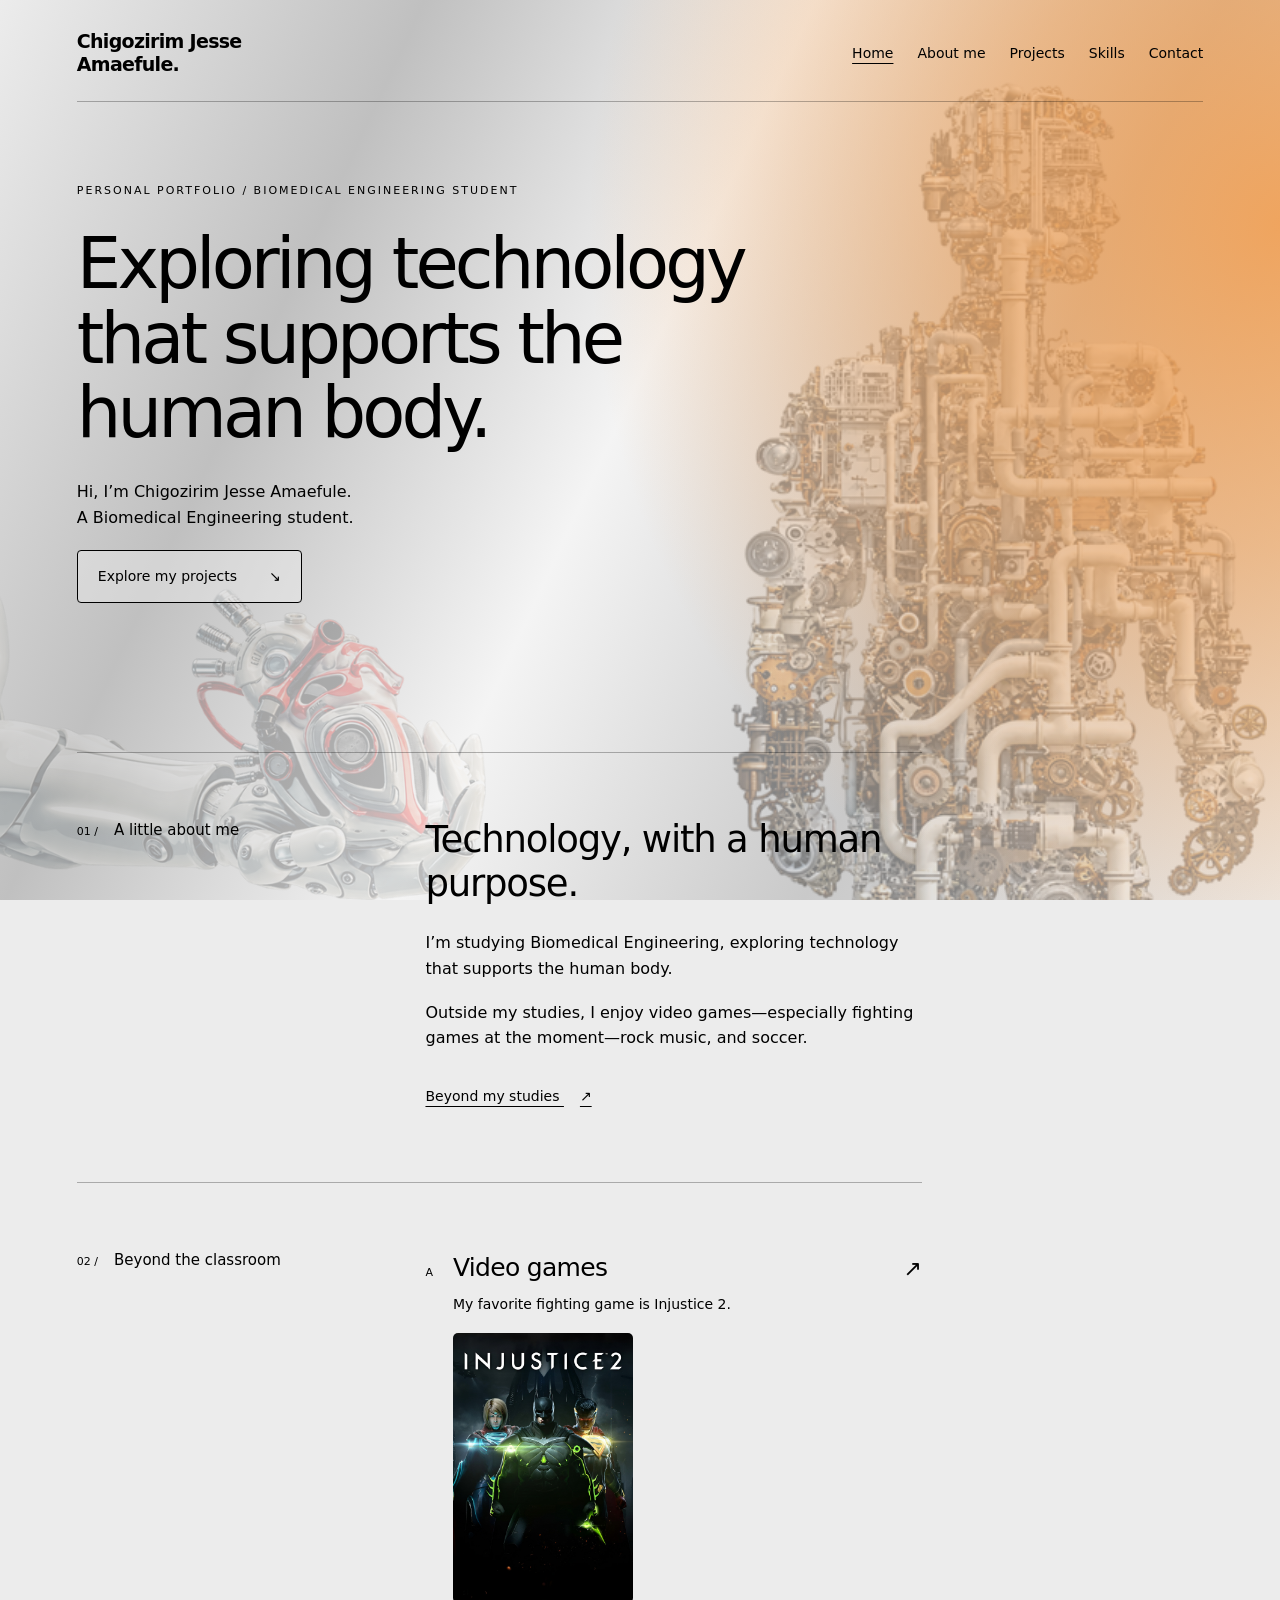
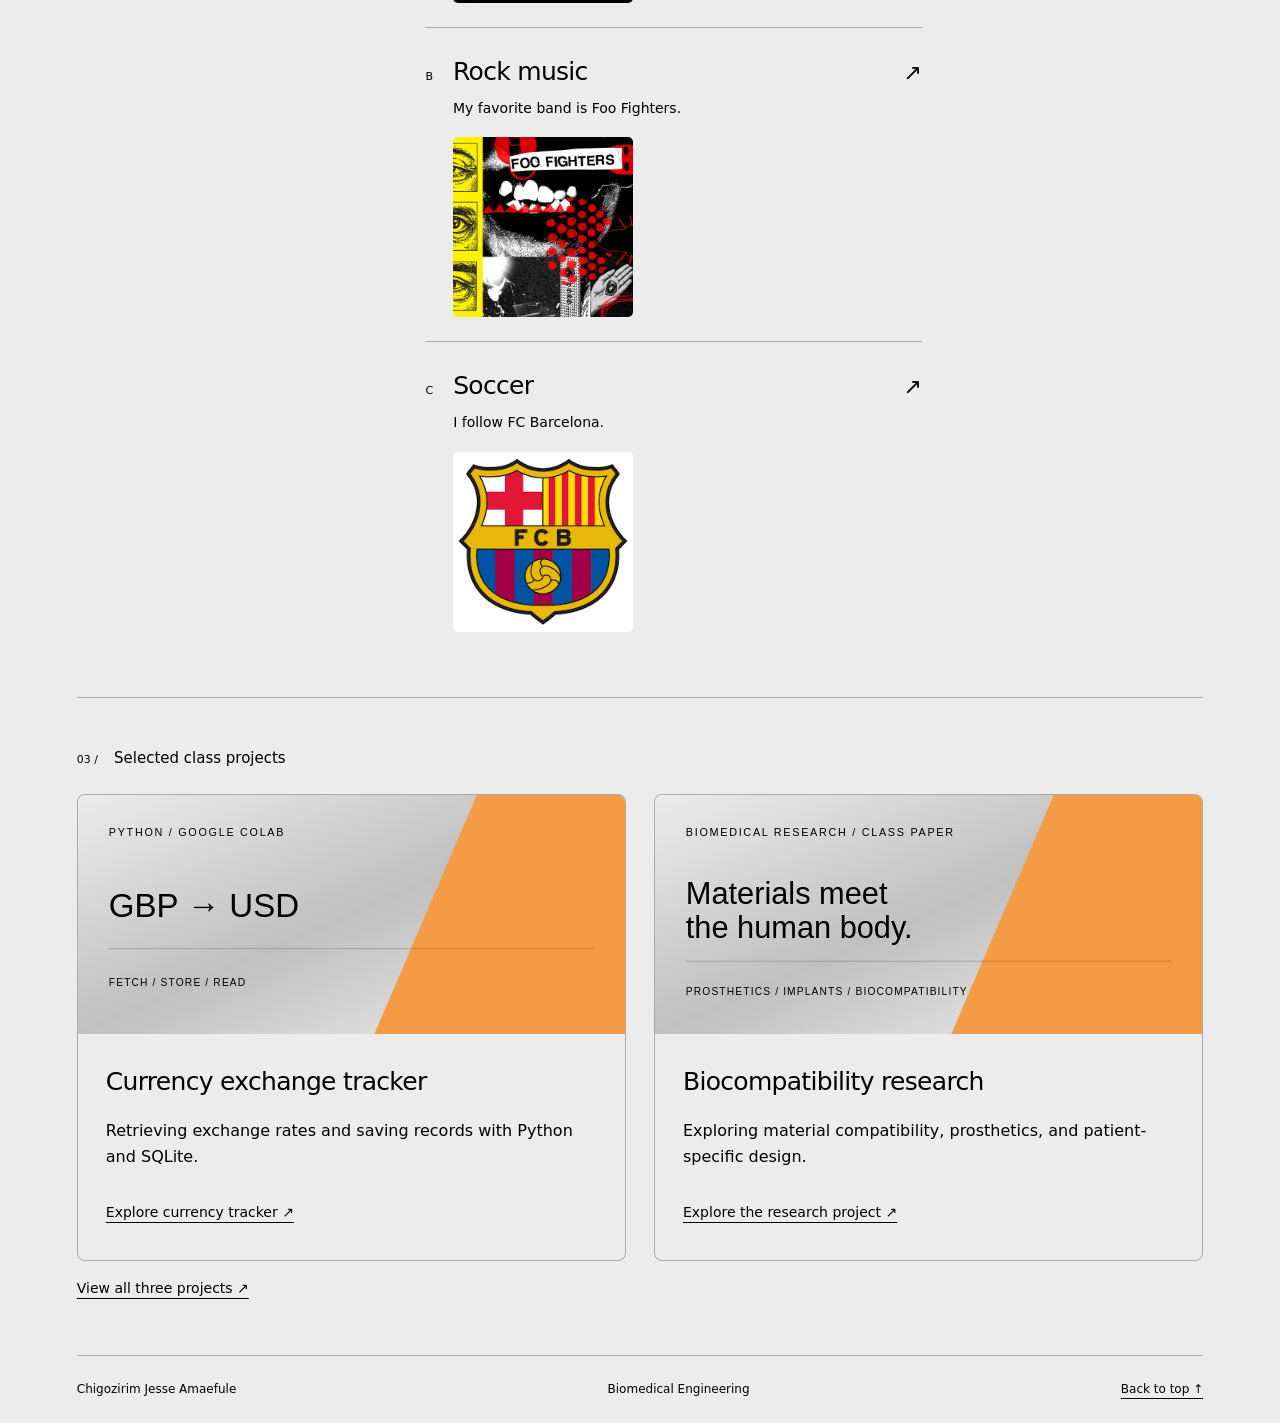
<file: index.html>
<!doctype html>
<html lang="en">
<head>
  <meta charset="utf-8">
  <meta name="viewport" content="width=device-width, initial-scale=1">
  <meta name="description" content="Meet Chigozirim Jesse Amaefule, a Biomedical Engineering student with interests in fighting games, rock music, and soccer.">
  <title>Chigozirim Jesse Amaefule | Biomedical Engineering Student</title>
  <link rel="stylesheet" href="css/styles.css?v=interests-2">
  <script src="js/main.js" defer></script>
</head>
<body class="home-artwork">
  <div class="background-art" aria-hidden="true">
    <img class="background-figure" src="assets/images/mechanical-figure-cutout.png" width="355" height="560" alt="">
    <img class="background-heart" src="assets/images/mechanical-heart-cutout.png" width="640" height="392" alt="">
  </div>
  <a class="skip-link" href="#main">Skip to content</a>
  <div class="page-shell">
    <header class="site-header">
      <a class="wordmark" href="index.html" aria-label="Chigozirim Jesse Amaefule, home">Chigozirim Jesse<br>Amaefule<span aria-hidden="true">.</span></a>
      <button class="menu-toggle" type="button" aria-expanded="false" aria-controls="site-navigation" hidden>Menu <span aria-hidden="true">+</span></button>
      <nav id="site-navigation" class="site-navigation" aria-label="Main navigation">
        <a href="index.html" aria-current="page">Home</a>
        <a href="about.html">About me</a>
        <a href="projects.html">Projects</a>
        <a href="skills.html">Skills</a>
        <a href="contact.html">Contact</a>
      </nav>
    </header>

    <main id="main">
      <section class="hero" aria-labelledby="headline">
        <p class="eyebrow">Personal portfolio / Biomedical Engineering student</p>
        <h1 id="headline">Exploring technology that supports the human body.</h1>
        <div class="hero-bottom">
          <p>Hi, I’m Chigozirim Jesse Amaefule.<br>A Biomedical Engineering student.</p>
          <a class="outlined-link" href="projects.html">Explore my projects <span aria-hidden="true">↘</span></a>
        </div>
      </section>

      <section class="about section-layout" id="about" aria-labelledby="about-title">
        <div class="section-label"><span class="section-number" aria-hidden="true">01 /</span><h2 id="about-title">A little about me</h2></div>
        <div class="section-content">
          <p class="large-copy">Technology, with a human purpose.</p>
          <p>I’m studying Biomedical Engineering, exploring technology that supports the human body.</p>
          <p>Outside my studies, I enjoy video games—especially fighting games at the moment—rock music, and soccer.</p>
          <a class="text-link" href="#interests">Beyond my studies <span aria-hidden="true">↗</span></a>
        </div>
      </section>

      <section class="interests section-layout" id="interests" aria-labelledby="interests-title">
        <div class="section-label"><span class="section-number" aria-hidden="true">02 /</span><h2 id="interests-title">Beyond the classroom</h2></div>
        <div class="interest-list">
          <article><span class="interest-index" aria-hidden="true">A</span><div><h3>Video games</h3><p>My favorite fighting game is Injustice 2.</p><img class="interest-image" src="assets/images/injustice-2.jpg" width="1200" height="1800" alt="Injustice 2 artwork featuring Supergirl, Batman, and Superman." loading="lazy" decoding="async"></div><span class="interest-symbol" aria-hidden="true">↗</span></article>
          <article><span class="interest-index" aria-hidden="true">B</span><div><h3>Rock music</h3><p>My favorite band is Foo Fighters.</p><img class="interest-image" src="assets/images/foo-fighters.webp" width="1000" height="1000" alt="Foo Fighters artwork with a black, white, red, and yellow collage." loading="lazy" decoding="async"></div><span class="interest-symbol" aria-hidden="true">↗</span></article>
          <article><span class="interest-index" aria-hidden="true">C</span><div><h3>Soccer</h3><p>I follow FC Barcelona.</p><img class="interest-image" src="assets/images/fc-barcelona.jpg" width="225" height="225" alt="FC Barcelona club crest." loading="lazy" decoding="async"></div><span class="interest-symbol" aria-hidden="true">↗</span></article>
        </div>
      </section>
      <section class="home-projects" aria-labelledby="selected-work">
        <div class="section-label"><span class="section-number" aria-hidden="true">03 /</span><h2 id="selected-work">Selected class projects</h2></div>
        <div class="project-grid">
          <article class="project-card"><img src="assets/images/currency-tracker.svg" width="960" height="420" alt="Currency tracker summary: GBP to USD, fetch, store, read." loading="lazy"><div class="project-body"><h3>Currency exchange tracker</h3><p>Retrieving exchange rates and saving records with Python and SQLite.</p><a class="text-link" href="projects.html#currency-tracker">Explore currency tracker ↗</a></div></article>
          <article class="project-card"><img src="assets/images/biocompatibility.svg" width="960" height="420" alt="Biocompatibility research summary: materials meet the human body." loading="lazy"><div class="project-body"><h3>Biocompatibility research</h3><p>Exploring material compatibility, prosthetics, and patient-specific design.</p><a class="text-link" href="biocompatibility.html">Explore the research project ↗</a></div></article>
        </div>
        <a class="text-link" href="projects.html">View all three projects ↗</a>
      </section>
    </main>

    <footer class="site-footer"><p>Chigozirim Jesse Amaefule</p><p>Biomedical Engineering</p><a href="#main">Back to top ↑</a></footer>
  </div>
</body>
</html>
</file>
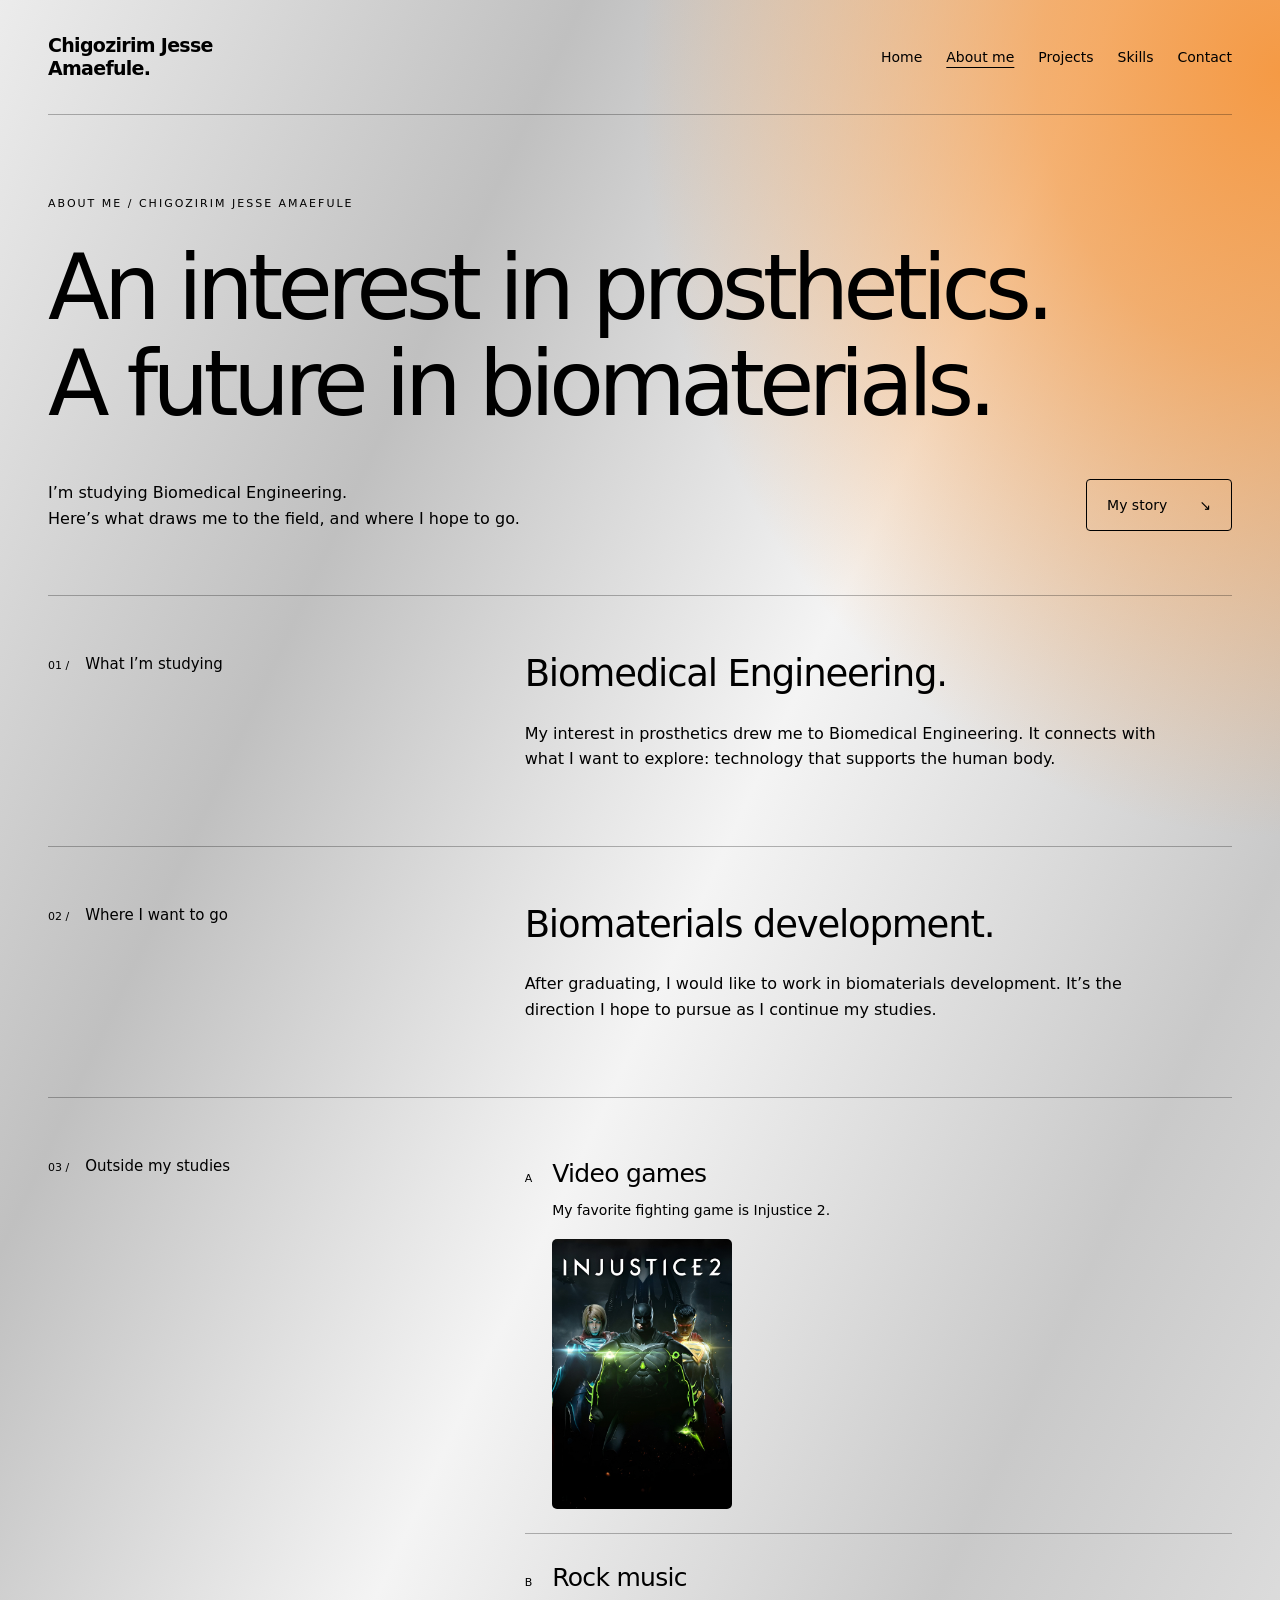
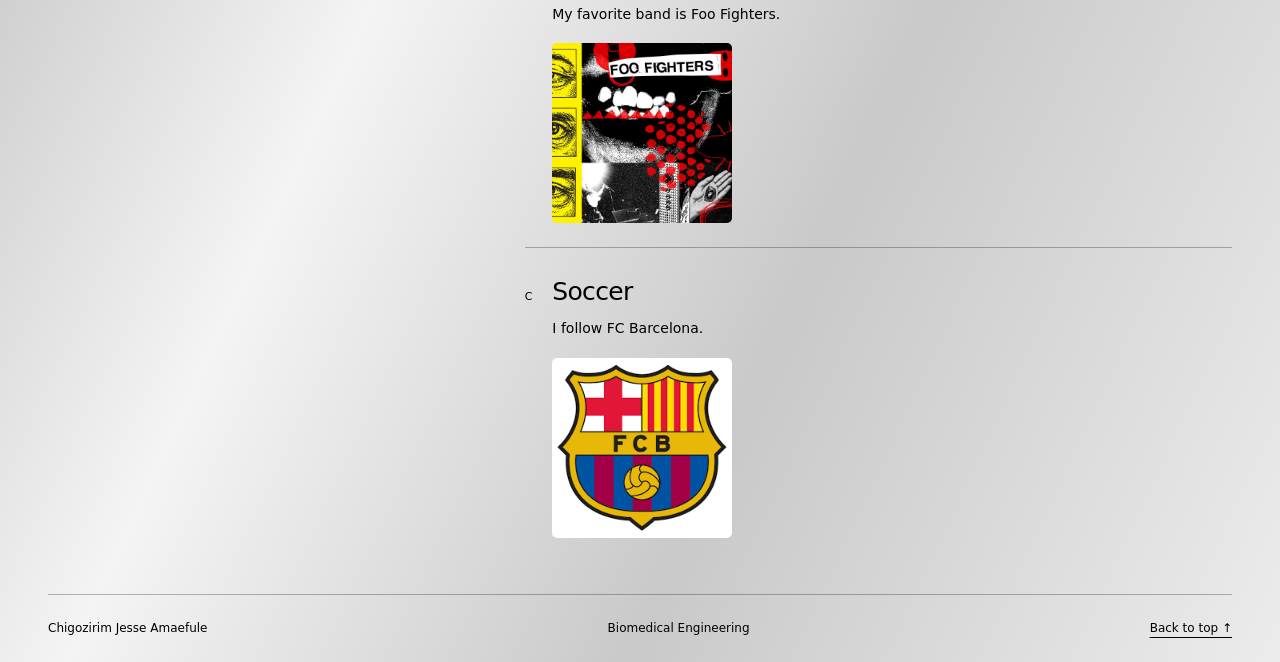
<file: about.html>
<!doctype html>
<html lang="en">
<head>
  <meta charset="utf-8">
  <meta name="viewport" content="width=device-width, initial-scale=1">
  <meta name="description" content="Learn about Chigozirim Jesse Amaefule's Biomedical Engineering studies, interest in prosthetics, and goal of working in biomaterials development.">
  <title>About Me | Chigozirim Jesse Amaefule</title>
  <link rel="stylesheet" href="css/styles.css?v=interests-2">
  <script src="js/main.js" defer></script>
</head>
<body>
  <a class="skip-link" href="#main">Skip to content</a>
  <div class="page-shell">
    <header class="site-header">
      <a class="wordmark" href="index.html" aria-label="Chigozirim Jesse Amaefule, home">Chigozirim Jesse<br>Amaefule<span aria-hidden="true">.</span></a>
      <button class="menu-toggle" type="button" aria-expanded="false" aria-controls="site-navigation" hidden>Menu <span aria-hidden="true">+</span></button>
      <nav id="site-navigation" class="site-navigation" aria-label="Main navigation">
        <a href="index.html">Home</a>
        <a href="about.html" aria-current="page">About me</a>
        <a href="projects.html">Projects</a>
        <a href="skills.html">Skills</a>
        <a href="contact.html">Contact</a>
      </nav>
    </header>

    <main id="main">
      <section class="hero" aria-labelledby="about-heading">
        <p class="eyebrow">About me / Chigozirim Jesse Amaefule</p>
        <h1 id="about-heading">An interest in prosthetics. A future in biomaterials.</h1>
        <div class="hero-bottom">
          <p>I’m studying Biomedical Engineering.<br>Here’s what draws me to the field, and where I hope to go.</p>
          <a class="outlined-link" href="#studies">My story <span aria-hidden="true">↘</span></a>
        </div>
      </section>

      <section class="section-layout" id="studies" aria-labelledby="studies-heading">
        <div class="section-label"><span class="section-number" aria-hidden="true">01 /</span><h2 id="studies-heading">What I’m studying</h2></div>
        <div class="section-content">
          <p class="large-copy">Biomedical Engineering.</p>
          <p>My interest in prosthetics drew me to Biomedical Engineering. It connects with what I want to explore: technology that supports the human body.</p>
        </div>
      </section>

      <section class="section-layout" aria-labelledby="future-heading">
        <div class="section-label"><span class="section-number" aria-hidden="true">02 /</span><h2 id="future-heading">Where I want to go</h2></div>
        <div class="section-content">
          <p class="large-copy">Biomaterials development.</p>
          <p>After graduating, I would like to work in biomaterials development. It’s the direction I hope to pursue as I continue my studies.</p>
        </div>
      </section>

      <section class="section-layout" id="interests" aria-labelledby="interests-heading">
        <div class="section-label"><span class="section-number" aria-hidden="true">03 /</span><h2 id="interests-heading">Outside my studies</h2></div>
        <div class="interest-list">
          <article><span class="interest-index" aria-hidden="true">A</span><div><h3>Video games</h3><p>My favorite fighting game is Injustice 2.</p><img class="interest-image" src="assets/images/injustice-2.jpg" width="1200" height="1800" alt="Injustice 2 artwork featuring Supergirl, Batman, and Superman." loading="lazy" decoding="async"></div></article>
          <article><span class="interest-index" aria-hidden="true">B</span><div><h3>Rock music</h3><p>My favorite band is Foo Fighters.</p><img class="interest-image" src="assets/images/foo-fighters.webp" width="1000" height="1000" alt="Foo Fighters artwork with a black, white, red, and yellow collage." loading="lazy" decoding="async"></div></article>
          <article><span class="interest-index" aria-hidden="true">C</span><div><h3>Soccer</h3><p>I follow FC Barcelona.</p><img class="interest-image" src="assets/images/fc-barcelona.jpg" width="225" height="225" alt="FC Barcelona club crest." loading="lazy" decoding="async"></div></article>
        </div>
      </section>
    </main>

    <footer class="site-footer"><p>Chigozirim Jesse Amaefule</p><p>Biomedical Engineering</p><a href="#main">Back to top ↑</a></footer>
  </div>
</body>
</html>
</file>
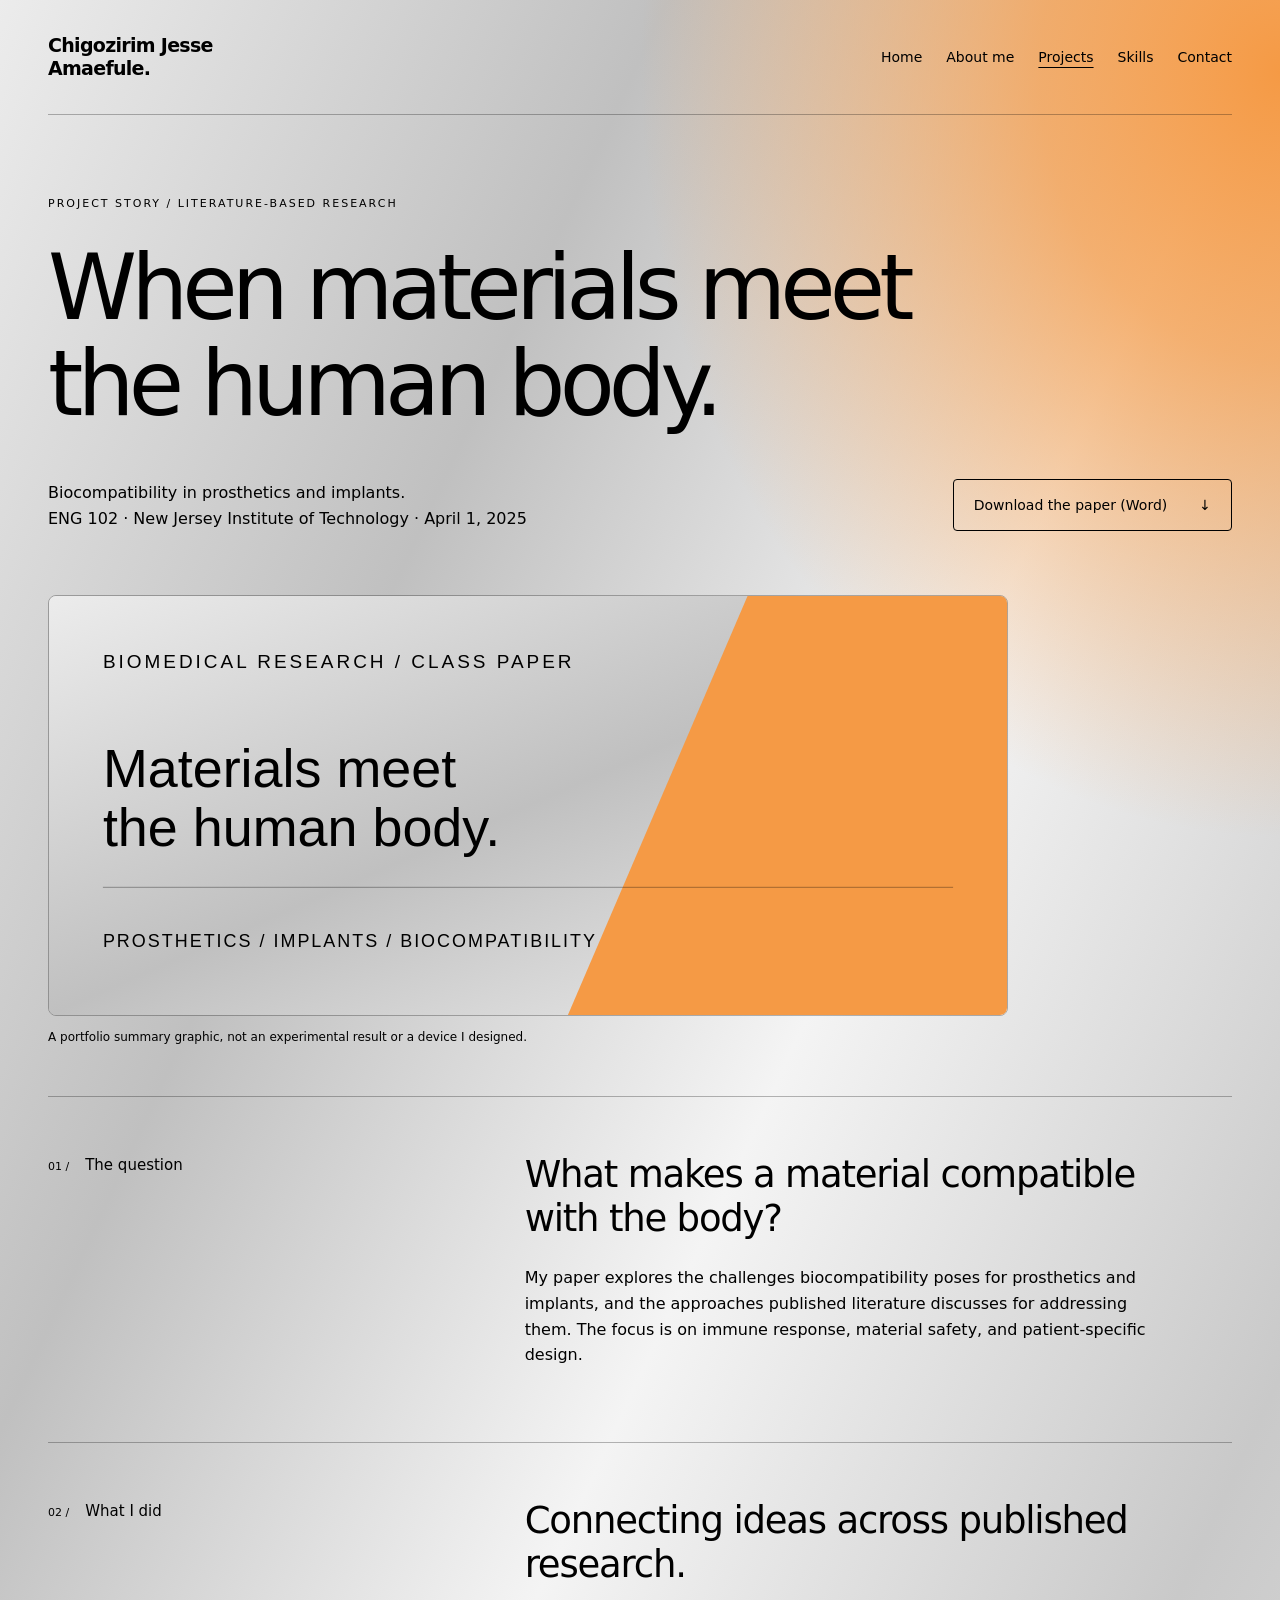
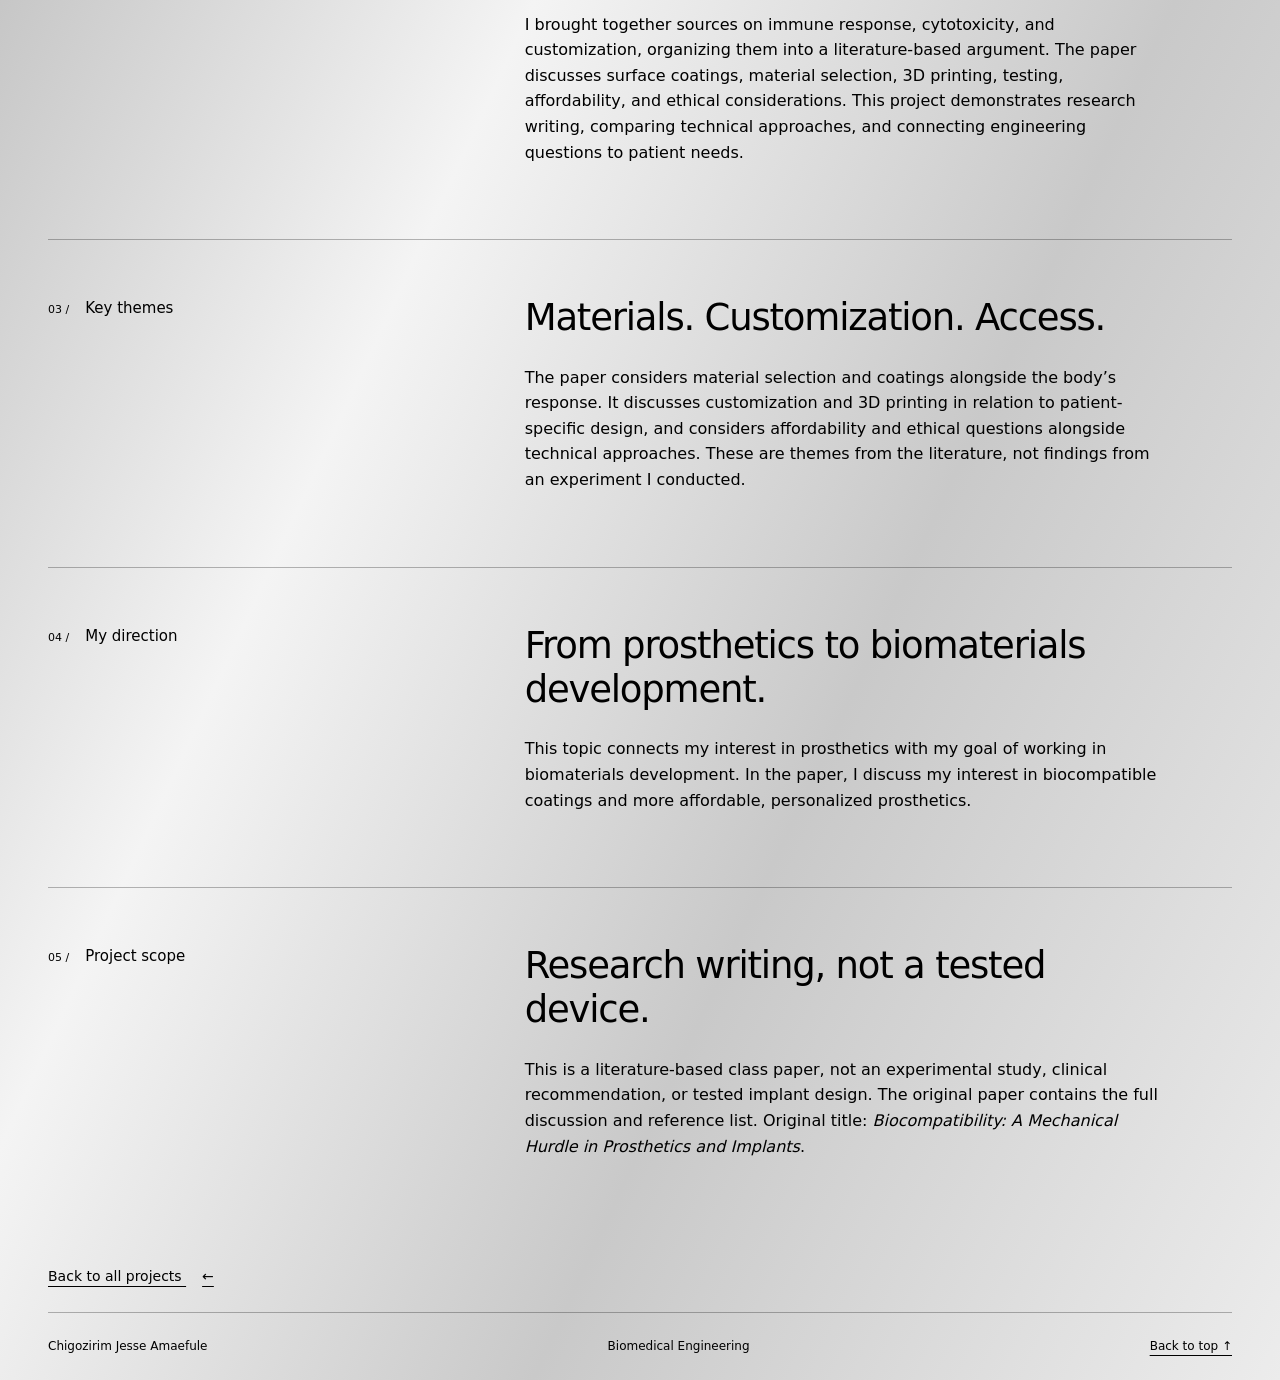
<file: biocompatibility.html>
<!doctype html>
<html lang="en">
<head>
  <meta charset="utf-8">
  <meta name="viewport" content="width=device-width, initial-scale=1">
  <meta name="description" content="A literature-based class project by Chigozirim Jesse Amaefule exploring biocompatibility in prosthetics and implants.">
  <title>Biocompatibility Research | Chigozirim Jesse Amaefule</title>
  <link rel="stylesheet" href="css/styles.css?v=project-story-1">
  <script src="js/main.js" defer></script>
</head>
<body>
  <a class="skip-link" href="#main">Skip to content</a>
  <div class="page-shell">
    <header class="site-header">
      <a class="wordmark" href="index.html" aria-label="Chigozirim Jesse Amaefule, home">Chigozirim Jesse<br>Amaefule<span aria-hidden="true">.</span></a>
      <button class="menu-toggle" type="button" aria-expanded="false" aria-controls="site-navigation" hidden>Menu <span aria-hidden="true">+</span></button>
      <nav id="site-navigation" class="site-navigation" aria-label="Main navigation">
        <a href="index.html">Home</a>
        <a href="about.html">About me</a>
        <a href="projects.html" aria-current="location">Projects</a>
        <a href="skills.html">Skills</a>
        <a href="contact.html">Contact</a>
      </nav>
    </header>

<main id="main" class="research-page"><section class="hero" aria-labelledby="research-title"><p class="eyebrow">Project story / Literature-based research</p><h1 id="research-title">When materials meet the human body.</h1><div class="hero-bottom"><p>Biocompatibility in prosthetics and implants.<br>ENG 102 · New Jersey Institute of Technology · April 1, 2025</p><a class="outlined-link" href="assets/documents/biocompatibility-prosthetics-implants.docx" download>Download the paper (Word) <span aria-hidden="true">&#8595;</span></a></div></section><figure class="research-visual"><img src="assets/images/biocompatibility.svg" width="960" height="420" alt="Summary graphic connecting materials and the human body through prosthetics, implants, and biocompatibility."><figcaption>A portfolio summary graphic, not an experimental result or a device I designed.</figcaption></figure>
<section class="section-layout" aria-labelledby="story-0"><div class="section-label"><span class="section-number" aria-hidden="true">01 /</span><h2 id="story-0">The question</h2></div><div class="section-content"><p class="large-copy">What makes a material compatible with the body?</p><p>My paper explores the challenges biocompatibility poses for prosthetics and implants, and the approaches published literature discusses for addressing them. The focus is on immune response, material safety, and patient-specific design.</p></div></section>
<section class="section-layout" aria-labelledby="story-1"><div class="section-label"><span class="section-number" aria-hidden="true">02 /</span><h2 id="story-1">What I did</h2></div><div class="section-content"><p class="large-copy">Connecting ideas across published research.</p><p>I brought together sources on immune response, cytotoxicity, and customization, organizing them into a literature-based argument. The paper discusses surface coatings, material selection, 3D printing, testing, affordability, and ethical considerations. This project demonstrates research writing, comparing technical approaches, and connecting engineering questions to patient needs.</p></div></section>
<section class="section-layout" aria-labelledby="story-2"><div class="section-label"><span class="section-number" aria-hidden="true">03 /</span><h2 id="story-2">Key themes</h2></div><div class="section-content"><p class="large-copy">Materials. Customization. Access.</p><p>The paper considers material selection and coatings alongside the body’s response. It discusses customization and 3D printing in relation to patient-specific design, and considers affordability and ethical questions alongside technical approaches. These are themes from the literature, not findings from an experiment I conducted.</p></div></section>
<section class="section-layout" aria-labelledby="story-3"><div class="section-label"><span class="section-number" aria-hidden="true">04 /</span><h2 id="story-3">My direction</h2></div><div class="section-content"><p class="large-copy">From prosthetics to biomaterials development.</p><p>This topic connects my interest in prosthetics with my goal of working in biomaterials development. In the paper, I discuss my interest in biocompatible coatings and more affordable, personalized prosthetics.</p></div></section>
<section class="section-layout" aria-labelledby="story-4"><div class="section-label"><span class="section-number" aria-hidden="true">05 /</span><h2 id="story-4">Project scope</h2></div><div class="section-content"><p class="large-copy">Research writing, not a tested device.</p><p>This is a literature-based class paper, not an experimental study, clinical recommendation, or tested implant design. The original paper contains the full discussion and reference list. Original title: <cite>Biocompatibility: A Mechanical Hurdle in Prosthetics and Implants</cite>.</p></div></section>
<p><a class="text-link" href="projects.html#biocompatibility">Back to all projects <span aria-hidden="true">&#8592;</span></a></p></main>
    <footer class="site-footer"><p>Chigozirim Jesse Amaefule</p><p>Biomedical Engineering</p><a href="#main">Back to top ↑</a></footer>
  </div>
</body>
</html>
</file>
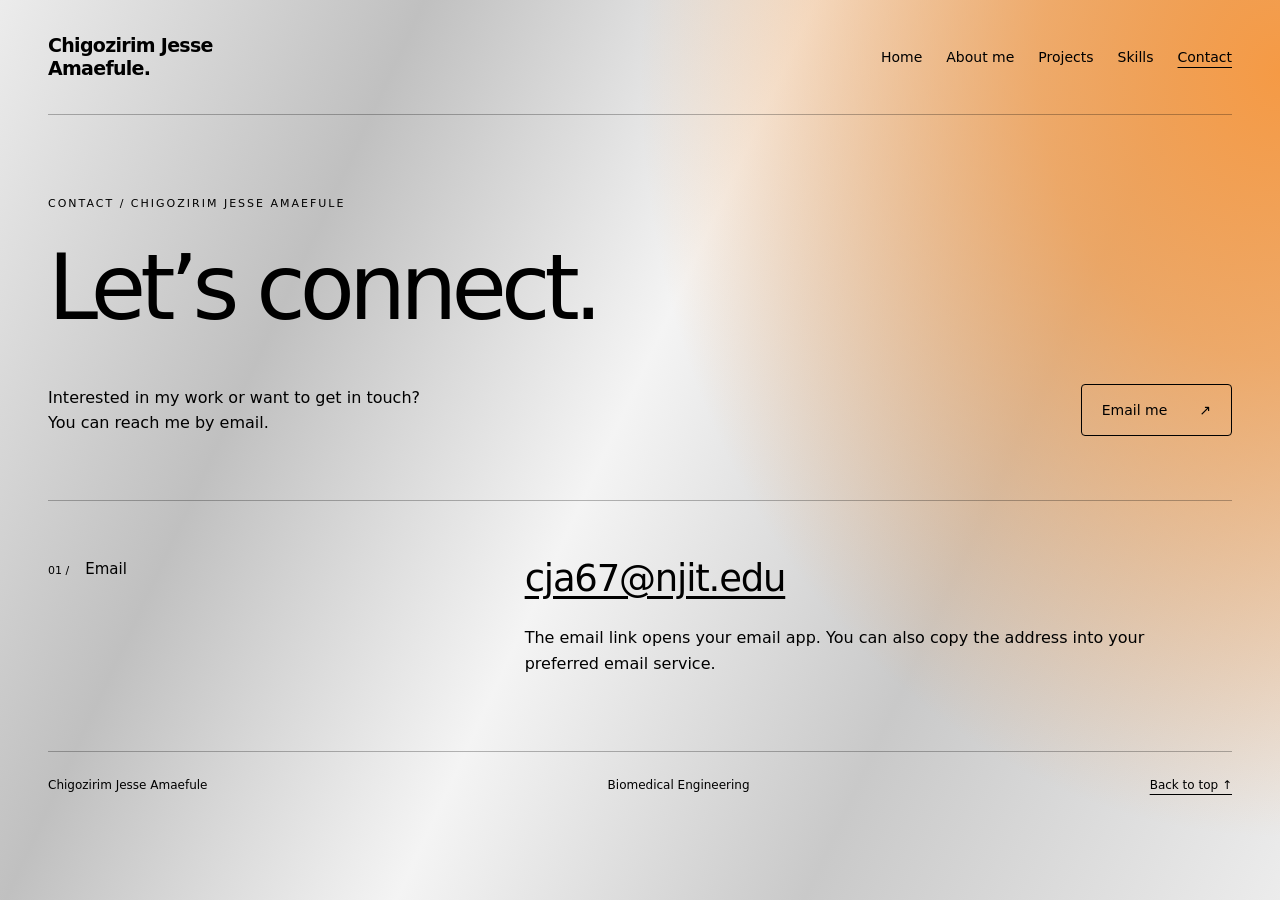
<file: contact.html>
<!doctype html>
<html lang="en">
<head>
  <meta charset="utf-8">
  <meta name="viewport" content="width=device-width, initial-scale=1">
  <meta name="description" content="Contact Chigozirim Jesse Amaefule, a Biomedical Engineering student interested in prosthetics and biomaterials development.">
  <title>Contact | Chigozirim Jesse Amaefule</title>
  <link rel="stylesheet" href="css/styles.css?v=project-story-1">
  <script src="js/main.js" defer></script>
</head>
<body>
  <a class="skip-link" href="#main">Skip to content</a>
  <div class="page-shell">
    <header class="site-header">
      <a class="wordmark" href="index.html" aria-label="Chigozirim Jesse Amaefule, home">Chigozirim Jesse<br>Amaefule<span aria-hidden="true">.</span></a>
      <button class="menu-toggle" type="button" aria-expanded="false" aria-controls="site-navigation" hidden>Menu <span aria-hidden="true">+</span></button>
      <nav id="site-navigation" class="site-navigation" aria-label="Main navigation">
        <a href="index.html">Home</a>
        <a href="about.html">About me</a>
        <a href="projects.html">Projects</a>
        <a href="skills.html">Skills</a>
        <a href="contact.html" aria-current="page">Contact</a>
      </nav>
    </header>
    <main id="main">
      <section class="hero" aria-labelledby="contact-heading">
        <p class="eyebrow">Contact / Chigozirim Jesse Amaefule</p>
        <h1 id="contact-heading">Let’s connect.</h1>
        <div class="hero-bottom"><p>Interested in my work or want to get in touch?<br>You can reach me by email.</p><a class="outlined-link" href="mailto:cja67@njit.edu">Email me <span aria-hidden="true">↗</span></a></div>
      </section>
      <section class="section-layout" aria-labelledby="email-heading">
        <div class="section-label"><span class="section-number" aria-hidden="true">01 /</span><h2 id="email-heading">Email</h2></div>
        <div class="section-content"><p class="large-copy"><a href="mailto:cja67@njit.edu">cja67@njit.edu</a></p><p>The email link opens your email app. You can also copy the address into your preferred email service.</p></div>
      </section>
    </main>
    <footer class="site-footer"><p>Chigozirim Jesse Amaefule</p><p>Biomedical Engineering</p><a href="#main">Back to top ↑</a></footer>
  </div>
</body>
</html>
</file>
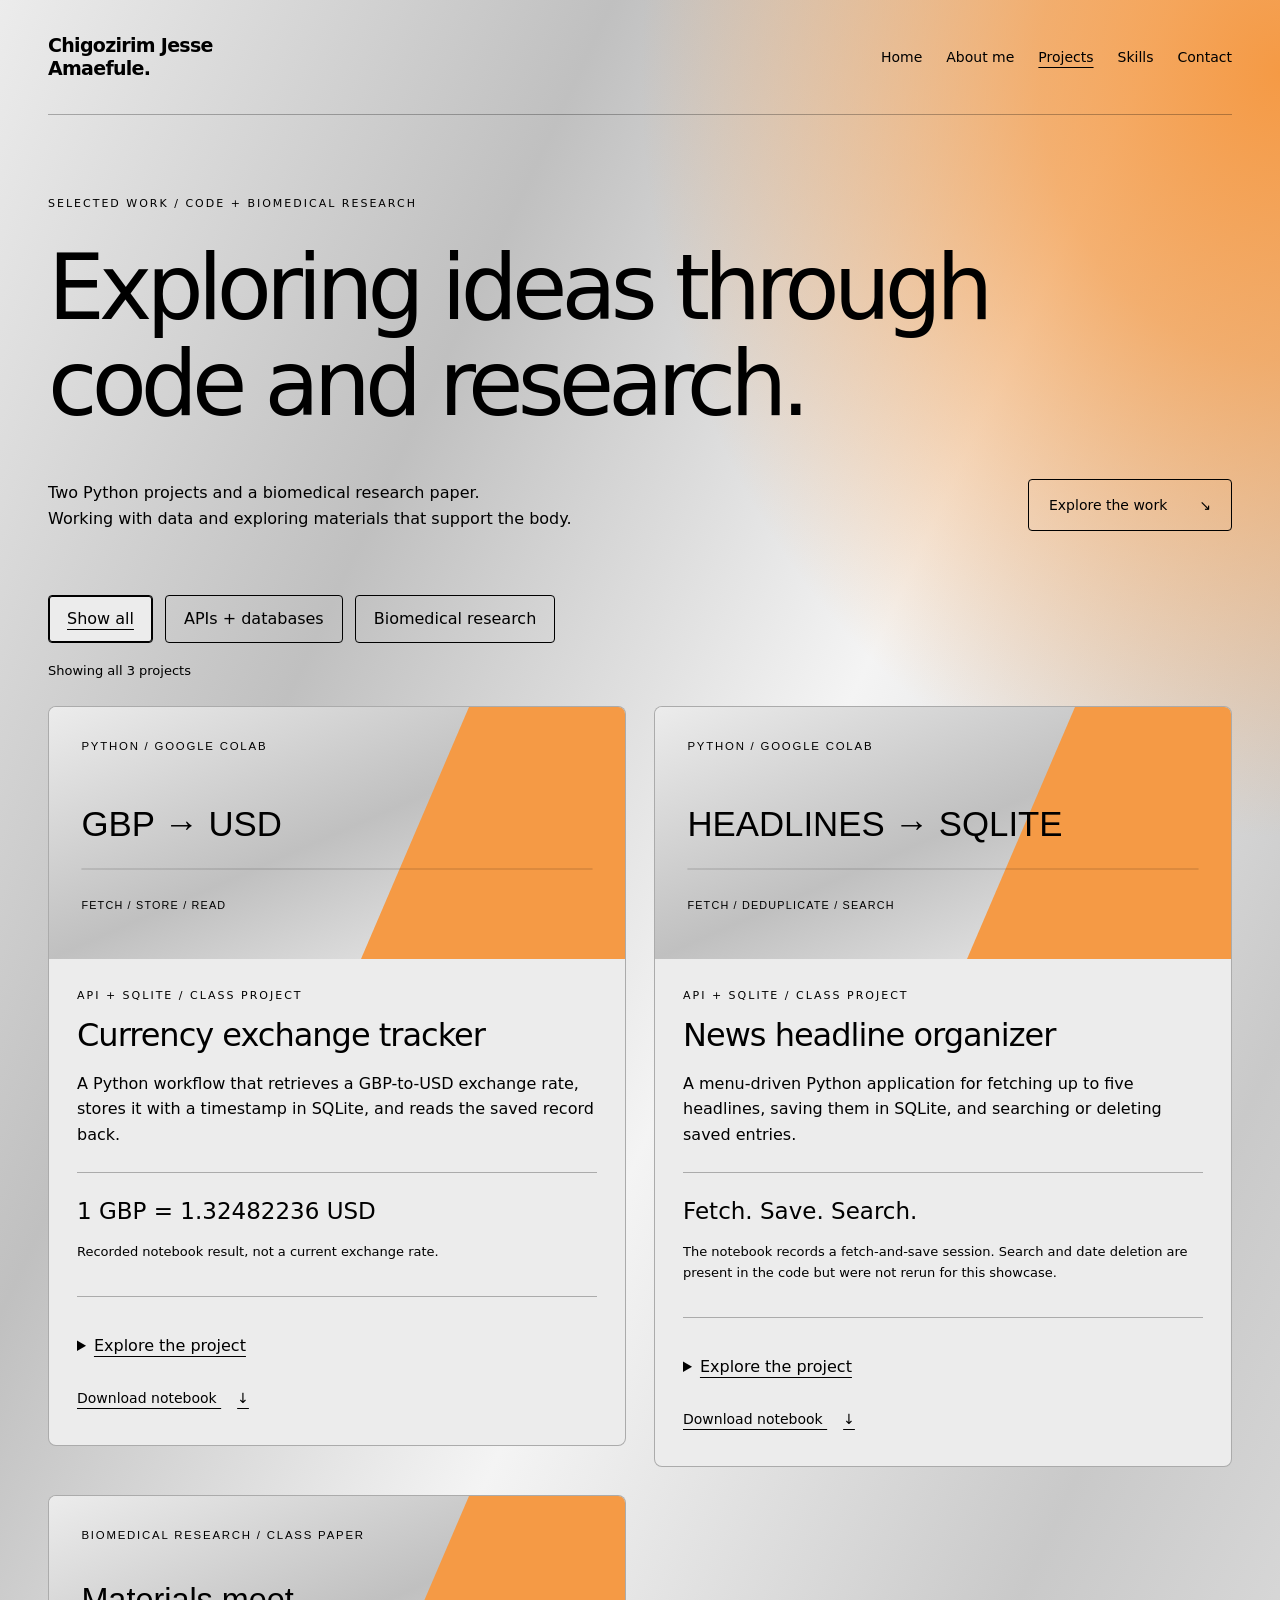
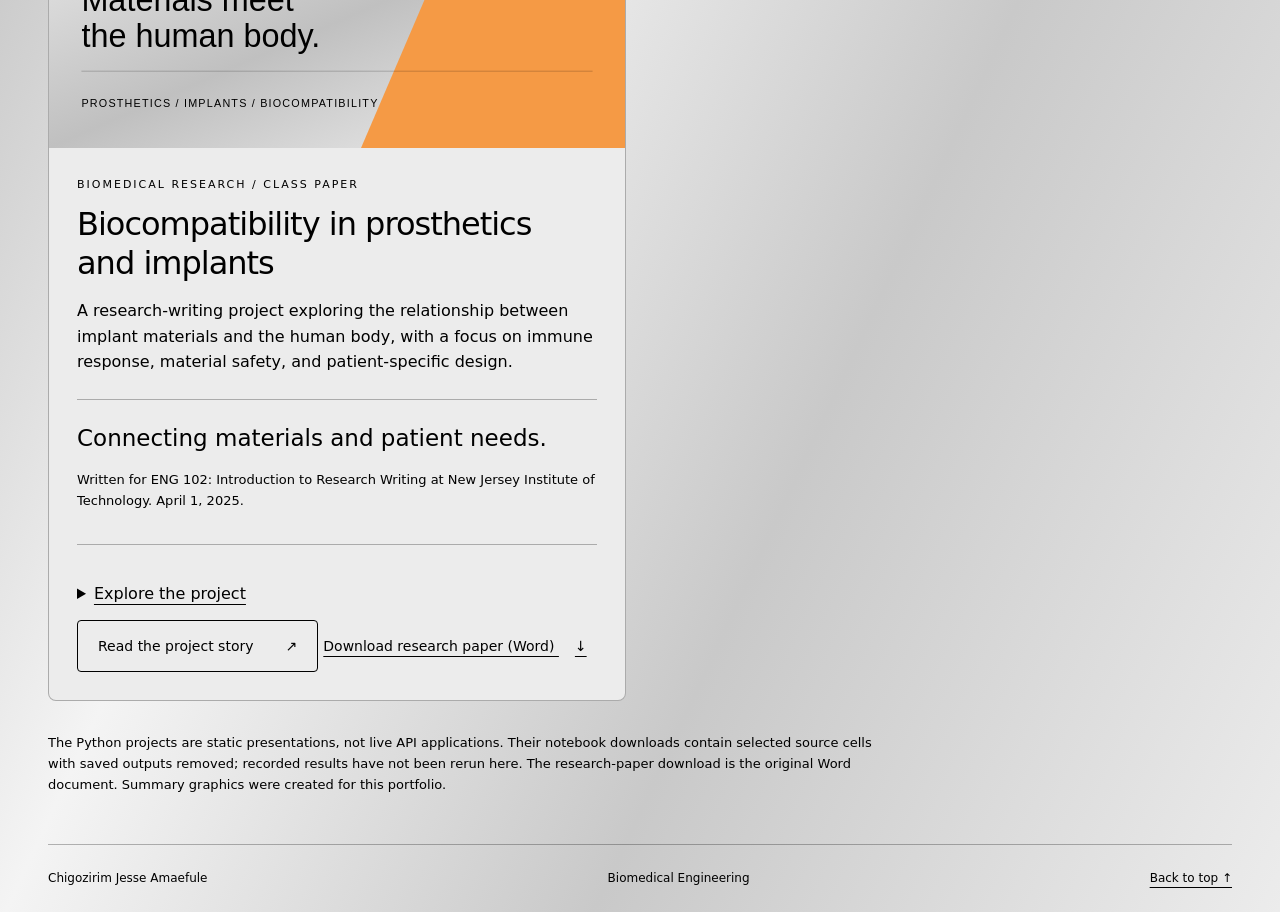
<file: projects.html>
<!doctype html>
<html lang="en">
<head>
  <meta charset="utf-8"><meta name="viewport" content="width=device-width, initial-scale=1">
  <meta name="description" content="Explore Chigozirim Jesse Amaefule's class projects: Python currency tracking, news organization, and research on biocompatibility in prosthetics and implants.">
  <title>Projects | Chigozirim Jesse Amaefule</title>
  <link rel="stylesheet" href="css/styles.css?v=project-story-1"><script src="js/main.js" defer></script>
</head>
<body>
  <a class="skip-link" href="#main">Skip to content</a>
  <div class="page-shell">
    <header class="site-header">
      <a class="wordmark" href="index.html" aria-label="Chigozirim Jesse Amaefule, home">Chigozirim Jesse<br>Amaefule<span aria-hidden="true">.</span></a>
      <button class="menu-toggle" type="button" aria-expanded="false" aria-controls="site-navigation" hidden>Menu <span aria-hidden="true">+</span></button>
      <nav id="site-navigation" class="site-navigation" aria-label="Main navigation">
        <a href="index.html">Home</a>
        <a href="about.html">About me</a>
        <a href="projects.html" aria-current="page">Projects</a>
        <a href="skills.html">Skills</a>
        <a href="contact.html">Contact</a>
      </nav>
    </header>
    <main id="main">
      <section class="hero" aria-labelledby="projects-heading">
        <p class="eyebrow">Selected work / Code + biomedical research</p>
        <h1 id="projects-heading">Exploring ideas through code and research.</h1>
        <div class="hero-bottom"><p>Two Python projects and a biomedical research paper.<br>Working with data and exploring materials that support the body.</p><a class="outlined-link" href="#project-gallery">Explore the work <span aria-hidden="true">↘</span></a></div>
      </section>
      <section id="project-gallery" aria-label="Class project collection">
        <div class="project-filter" role="group" aria-label="Filter projects" hidden>
          <button type="button" data-filter="all" aria-pressed="true">Show all</button>
          <button type="button" data-filter="api" aria-pressed="false">APIs + databases</button>
          <button type="button" data-filter="research" aria-pressed="false">Biomedical research</button>
        </div>
        <p id="project-count" class="project-count" role="status">Showing all 3 projects</p>
        <div class="project-grid">
      <article class="project-card" data-project-category="api" id="currency-tracker">
        <img src="assets/images/currency-tracker.svg" width="960" height="420" alt="Currency exchange tracker: GBP → USD. Designed summary graphic, not an application screenshot." loading="lazy">
        <div class="project-body">
          <p class="eyebrow">API + SQLite / Class project</p>
          <h2>Currency exchange tracker</h2><p>A Python workflow that retrieves a GBP-to-USD exchange rate, stores it with a timestamp in SQLite, and reads the saved record back.</p>
          <div class="project-result"><strong>1 GBP = 1.32482236 USD</strong><p>Recorded notebook result, not a current exchange rate.</p></div>
          <details><summary>Explore the project</summary>
            <h3>How it works</h3><p>Requests retrieves JSON data; dictionary access selects the currency pair; parameterized SQL inserts the rate into a local database.</p>
            <h3>Skills demonstrated</h3><p>API responses, JSON dictionaries, SQL inserts, and persistent storage.</p>
            <h3>Scope and next steps</h3><p>The original exercise does not yet handle failed requests or validate API responses. The rate column is declared INTEGER even though the recorded value is fractional.</p>
            <p class="project-source">Source: API-based projects · Project 2. Work completed in Google Colab; presentation prepared for this portfolio.</p>
            <details class="source-details"><summary>Read the original Python code</summary><pre><code>import requests
import sqlite3
import time


fromCur = &quot;gbp&quot;
toCur = &quot;usd&quot;

url = f&quot;https://cdn.jsdelivr.net/npm/@fawazahmed0/currency-api@latest/v1/currencies/{fromCur}.json&quot;

response = requests.get(url)
data = response.json()

toCurVal = data[fromCur][toCur]


def create_database(db_name):
    conn = sqlite3.connect(db_name)
    cursor = conn.cursor()

    # Create &#39;rates&#39; table for storing the rates
    # Each table design will be unique based on the API you visit
    cursor.execute(&#39;&#39;&#39;
        CREATE TABLE IF NOT EXISTS rates (
            id INTEGER PRIMARY KEY AUTOINCREMENT,
            fromCur TEXT,
            toCur TEXT,
            rate INTEGER,
            time TEXT
        )
    &#39;&#39;&#39;)

    conn.commit()
    return conn, cursor

def insert_rate_to_db(cursor, fromCur, toCur, toCurVal, conn):
    # SQL command to insert data into the rates table
    cursor.execute(&#39;&#39;&#39;
        INSERT INTO rates (fromCur, toCur, rate, time)
        VALUES (?, ?, ?, ?)
    &#39;&#39;&#39;, (
        fromCur,
        toCur,
        toCurVal,
        time.time()
    ))
    conn.commit()
    print(&quot;Fact inserted successfully&quot;)


conn, cursor = create_database(&#39;rates.db&#39;)
insert_rate_to_db(cursor, fromCur, toCur, toCurVal, conn)


def read_rates_from_db(cursor):
    cursor.execute(&#39;SELECT * FROM rates&#39;)
    rates = cursor.fetchall()
    return rates

# Example usage

# Connect to the existing database
conn = sqlite3.connect(&quot;rates.db&quot;)
cursor = conn.cursor()

# Read facts from db
rates = read_rates_from_db(cursor)

# print facts
for rate in rates:
   print(rate)
</code></pre></details>
          </details>
          <a class="text-link" href="assets/notebooks/currency-tracker.ipynb" download>Download notebook <span aria-hidden="true">↓</span></a>
        </div>
      </article>
      <article class="project-card" data-project-category="api" id="news-aggregator">
        <img src="assets/images/news-aggregator.svg" width="960" height="420" alt="News headline organizer: HEADLINES → SQLITE. Designed summary graphic, not an application screenshot." loading="lazy">
        <div class="project-body">
          <p class="eyebrow">API + SQLite / Class project</p>
          <h2>News headline organizer</h2><p>A menu-driven Python application for fetching up to five headlines, saving them in SQLite, and searching or deleting saved entries.</p>
          <div class="project-result"><strong>Fetch. Save. Search.</strong><p>The notebook records a fetch-and-save session. Search and date deletion are present in the code but were not rerun for this showcase.</p></div>
          <details><summary>Explore the project</summary>
            <h3>How it works</h3><p>Requests fetches NewsAPI results. Normalized headline keys and a UNIQUE constraint prevent duplicate titles; keyword search and inclusive date ranges organize saved entries.</p>
            <h3>Skills demonstrated</h3><p>Functions, API error handling, database constraints, and input validation.</p>
            <h3>Scope and next steps</h3><p>Running this notebook requires a personal NewsAPI key in the NEWS_API_KEY environment variable. The portfolio does not call the API or run a database.</p>
            <p class="project-source">Source: Data manipulation assignment · Question 8. Work completed in Google Colab; presentation prepared for this portfolio.</p>
            <details class="source-details"><summary>Read the original Python code</summary><pre><code>&quot;&quot;&quot;Fetch NewsAPI headlines and store them in a local SQLite database.&quot;&quot;&quot;

import os
import sqlite3
from datetime import date
from pathlib import Path

import requests


# Scripts save beside this file; notebooks save in their current working folder.
DATABASE = Path.cwd() / &quot;news.db&quot;
CATEGORIES = {&quot;business&quot;, &quot;entertainment&quot;, &quot;general&quot;, &quot;health&quot;, &quot;science&quot;,
              &quot;sports&quot;, &quot;technology&quot;}


def initialize_database(connection):
    connection.execute(&quot;&quot;&quot;
        CREATE TABLE IF NOT EXISTS headlines (
            id INTEGER PRIMARY KEY,
            title TEXT NOT NULL,
            title_key TEXT NOT NULL UNIQUE,
            description TEXT,
            published_at TEXT
        )
    &quot;&quot;&quot;)
    connection.commit()


def fetch_headlines(topic, api_key):
    params = {&quot;pageSize&quot;: 5}
    if topic.lower() in CATEGORIES:
        params.update(category=topic.lower(), country=&quot;us&quot;)
    else:
        params[&quot;q&quot;] = topic
    response = requests.get(
        &quot;https://newsapi.org/v2/top-headlines&quot;,
        params=params,
        headers={&quot;X-Api-Key&quot;: api_key},
        timeout=20,
    )
    response.raise_for_status()
    data = response.json()
    if data.get(&quot;status&quot;) != &quot;ok&quot;:
        raise ValueError(data.get(&quot;message&quot;, &quot;NewsAPI returned an error.&quot;))
    return data.get(&quot;articles&quot;, [])[:5]


def save_headlines(connection, articles):
    &quot;&quot;&quot;Return database IDs, including IDs of already stored headlines.&quot;&quot;&quot;
    ids = []
    with connection:
        for article in articles:
            title = (article.get(&quot;title&quot;) or &quot;&quot;).strip()
            if not title or title == &quot;[Removed]&quot;:
                continue
            key = &quot; &quot;.join(title.casefold().split())
            connection.execute(&quot;&quot;&quot;
                INSERT INTO headlines
                    (title, title_key, description, published_at)
                VALUES (?, ?, ?, ?)
                ON CONFLICT(title_key) DO NOTHING
            &quot;&quot;&quot;, (title, key, article.get(&quot;description&quot;),
                  article.get(&quot;publishedAt&quot;)))
            row = connection.execute(
                &quot;SELECT id FROM headlines WHERE title_key = ?&quot;, (key,)
            ).fetchone()
            if row[0] not in ids:
                ids.append(row[0])
    return ids


def display_headlines(rows):
    if not rows:
        print(&quot;No headlines found.&quot;)
        return
    print(&quot;\nTop Headlines:\n&quot;)
    for number, row in enumerate(rows, 1):
        print(f&quot;{number}. Title: {row[&#39;title&#39;]}&quot;)
        print(f&quot;   Description: {row[&#39;description&#39;] or &#39;No description available.&#39;}&quot;)
        print(f&quot;   Published At: {row[&#39;published_at&#39;] or &#39;Unknown&#39;}\n&quot;)


def search_headlines(connection, keyword):
    # instr treats %, _ and other characters as literal text.
    key = &quot; &quot;.join(keyword.casefold().split())
    if not key:
        raise ValueError(&quot;Enter a nonempty keyword.&quot;)
    return connection.execute(&quot;&quot;&quot;
        SELECT * FROM headlines WHERE instr(title_key, ?) &gt; 0
        ORDER BY published_at DESC, id DESC
    &quot;&quot;&quot;, (key,)).fetchall()


def delete_headlines(connection, start, end):
    start_date = date.fromisoformat(start)
    end_date = date.fromisoformat(end)
    if start_date &gt; end_date:
        raise ValueError(&quot;Start date must be on or before end date.&quot;)
    # Both endpoints are inclusive, using the publication date in UTC.
    with connection:
        cursor = connection.execute(&quot;&quot;&quot;
            DELETE FROM headlines WHERE date(published_at) BETWEEN ? AND ?
        &quot;&quot;&quot;, (start_date.isoformat(), end_date.isoformat()))
    return cursor.rowcount


def main():
    connection = sqlite3.connect(DATABASE)
    connection.row_factory = sqlite3.Row
    try:
        initialize_database(connection)
        while True:
            print(&quot;\n1. Fetch news  2. Search saved headlines  3. Delete by date  4. Exit&quot;)
            choice = input(&quot;Choose an option: &quot;).strip()
            try:
                if choice == &quot;1&quot;:
                    topic = input(&quot;Enter news topic: &quot;).strip()
                    if not topic:
                        raise ValueError(&quot;Enter a nonempty news topic.&quot;)
                    api_key = os.environ.get(&quot;NEWS_API_KEY&quot;, &quot;&quot;).strip()
                    if not api_key:
                        raise ValueError(&quot;Set the NEWS_API_KEY environment variable first.&quot;)
                    ids = save_headlines(connection, fetch_headlines(topic, api_key))
                    # Read stored values back, preserving the API result order.
                    rows = [connection.execute(
                        &quot;SELECT * FROM headlines WHERE id = ?&quot;, (item_id,)
                    ).fetchone() for item_id in ids]
                    display_headlines(rows)
                    if rows:
                        print(&quot;Data has been saved to the database (duplicates skipped).&quot;)
                elif choice == &quot;2&quot;:
                    display_headlines(search_headlines(
                        connection, input(&quot;Enter headline keyword: &quot;)
                    ))
                elif choice == &quot;3&quot;:
                    start = input(&quot;Start date (YYYY-MM-DD, inclusive): &quot;).strip()
                    end = input(&quot;End date (YYYY-MM-DD, inclusive): &quot;).strip()
                    count = delete_headlines(connection, start, end)
                    print(f&quot;Deleted {count} headline(s).&quot;)
                elif choice == &quot;4&quot;:
                    print(&quot;Goodbye!&quot;)
                    break
                else:
                    print(&quot;Choose 1, 2, 3, or 4.&quot;)
            except (requests.RequestException, ValueError, sqlite3.Error) as error:
                print(f&quot;Error: {error}&quot;)
    finally:
        connection.close()


if __name__ == &quot;__main__&quot;:
    try:
        main()
    except (KeyboardInterrupt, EOFError):
        print(&quot;\nGoodbye.&quot;)
</code></pre></details>
          </details>
          <a class="text-link" href="assets/notebooks/news-aggregator.ipynb" download>Download notebook <span aria-hidden="true">↓</span></a>
        </div>
      </article>
      <article class="project-card" data-project-category="research" id="biocompatibility">
        <img src="assets/images/biocompatibility.svg" width="960" height="420" alt="Research paper summary graphic: materials meet the human body, exploring prosthetics, implants, and biocompatibility." loading="lazy">
        <div class="project-body">
          <p class="eyebrow">Biomedical research / Class paper</p>
          <h2>Biocompatibility in prosthetics and implants</h2>
          <p>A research-writing project exploring the relationship between implant materials and the human body, with a focus on immune response, material safety, and patient-specific design.</p>
          <div class="project-result"><strong>Connecting materials and patient needs.</strong><p>Written for ENG 102: Introduction to Research Writing at New Jersey Institute of Technology. April 1, 2025.</p></div>
          <details><summary>Explore the project</summary>
            <h3>The research question</h3><p>What challenges does biocompatibility pose for prosthetics and implants, and what approaches does the literature discuss for addressing them?</p>
            <h3>What I examined</h3><p>The paper brings together published sources on immune response, cytotoxicity, and customization. It discusses surface coatings, material selection, 3D printing, testing, affordability, and ethical considerations.</p>
            <h3>Skills demonstrated</h3><p>Research writing, organizing a literature-based argument, comparing technical approaches, and connecting engineering questions to patient needs.</p>
            <h3>Why this matters to me</h3><p>This topic connects my interest in prosthetics with my goal of working in biomaterials development. In the paper, I describe my interest in biocompatible coatings and more affordable, personalized prosthetics.</p>
            <h3>Project scope</h3><p>This is a literature-based class paper, not an experimental study or a tested implant design. The portfolio summarizes its themes; the original paper contains the full discussion and reference list.</p>
            <p class="project-source">Original title: <cite>Biocompatibility: A Mechanical Hurdle in Prosthetics and Implants</cite>. Author: Chigozirim Jesse Amaefule.</p>
          </details>
          <a class="outlined-link" href="biocompatibility.html">Read the project story <span aria-hidden="true">&#8599;</span></a>
          <a class="text-link" href="assets/documents/biocompatibility-prosthetics-implants.docx" download>Download research paper (Word) <span aria-hidden="true">&#8595;</span></a>
        </div>
      </article>
        </div>
        <p class="project-footnote">The Python projects are static presentations, not live API applications. Their notebook downloads contain selected source cells with saved outputs removed; recorded results have not been rerun here. The research-paper download is the original Word document. Summary graphics were created for this portfolio.</p>
      </section>
    </main>
    <footer class="site-footer"><p>Chigozirim Jesse Amaefule</p><p>Biomedical Engineering</p><a href="#main">Back to top ↑</a></footer>
  </div>
</body>
</html>
</file>
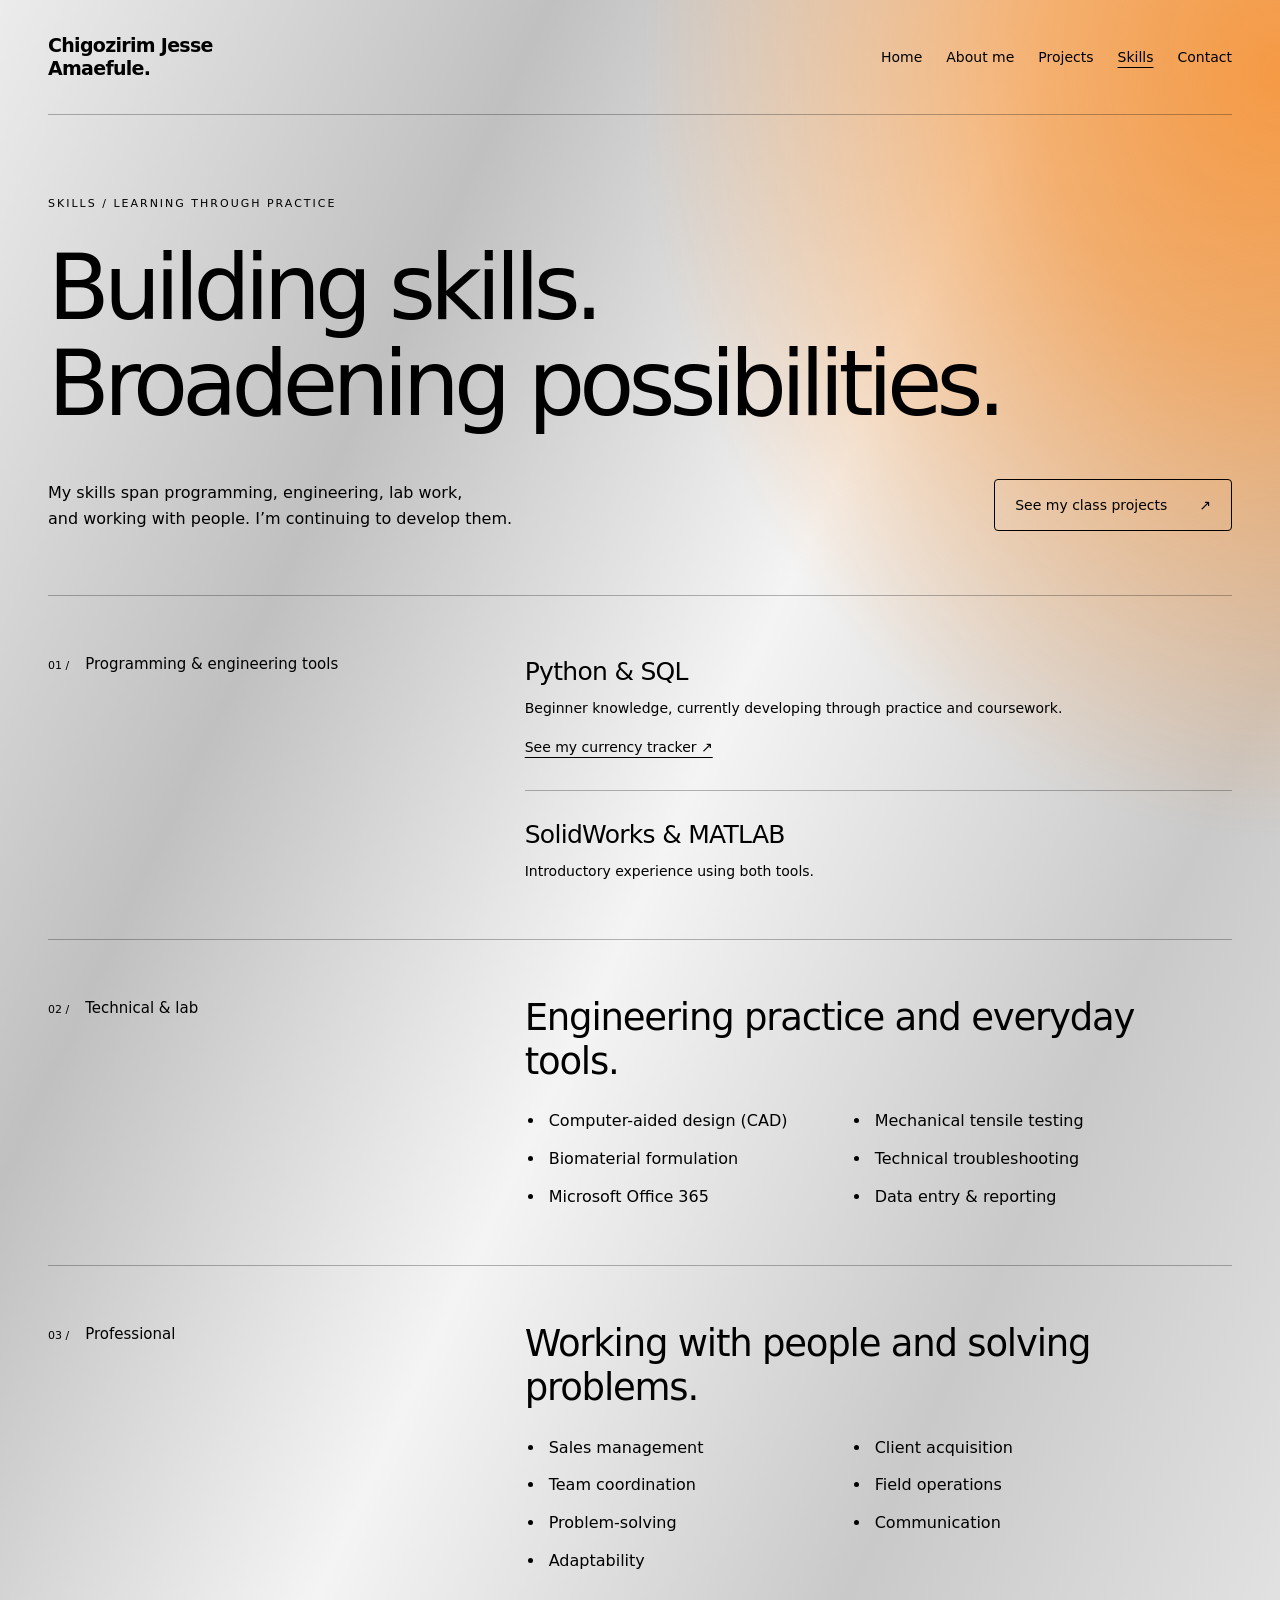
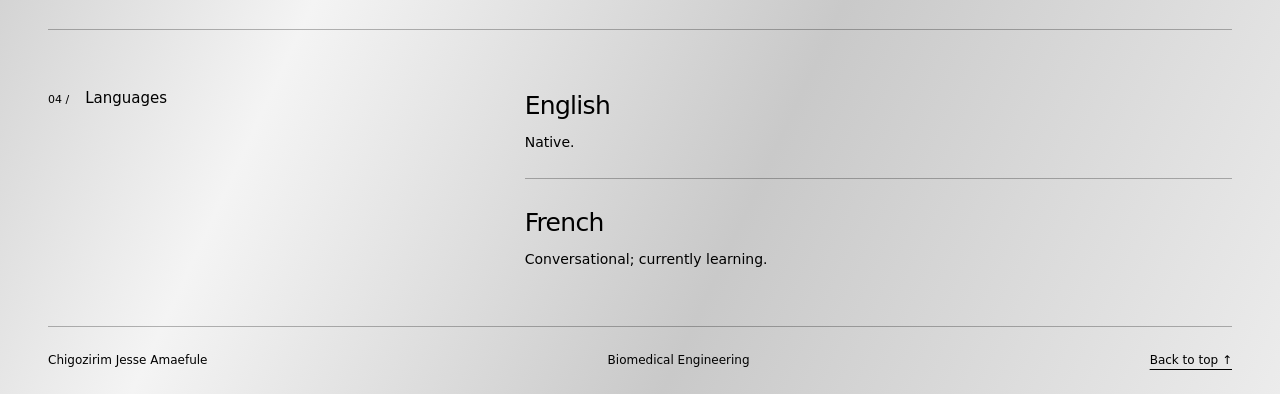
<file: skills.html>
<!doctype html>
<html lang="en">
<head>
  <meta charset="utf-8">
  <meta name="viewport" content="width=device-width, initial-scale=1">
  <meta name="description" content="Chigozirim Jesse Amaefule's developing programming skills, engineering and lab experience, professional skills, and languages.">
  <title>Skills | Chigozirim Jesse Amaefule</title>
  <link rel="stylesheet" href="css/styles.css?v=project-story-1">
  <script src="js/main.js" defer></script>
</head>
<body>
  <a class="skip-link" href="#main">Skip to content</a>
  <div class="page-shell">
    <header class="site-header">
      <a class="wordmark" href="index.html" aria-label="Chigozirim Jesse Amaefule, home">Chigozirim Jesse<br>Amaefule<span aria-hidden="true">.</span></a>
      <button class="menu-toggle" type="button" aria-expanded="false" aria-controls="site-navigation" hidden>Menu <span aria-hidden="true">+</span></button>
      <nav id="site-navigation" class="site-navigation" aria-label="Main navigation">
        <a href="index.html">Home</a>
        <a href="about.html">About me</a>
        <a href="projects.html">Projects</a>
        <a href="skills.html" aria-current="page">Skills</a>
        <a href="contact.html">Contact</a>
      </nav>
    </header>
    <main id="main">
      <section class="hero" aria-labelledby="skills-heading">
        <p class="eyebrow">Skills / Learning through practice</p>
        <h1 id="skills-heading">Building skills.<br>Broadening possibilities.</h1>
        <div class="hero-bottom"><p>My skills span programming, engineering, lab work,<br>and working with people. I’m continuing to develop them.</p><a class="outlined-link" href="projects.html">See my class projects <span aria-hidden="true">↗</span></a></div>
      </section>
      <section class="section-layout" aria-labelledby="programming-heading">
        <div class="section-label"><span class="section-number" aria-hidden="true">01 /</span><h2 id="programming-heading">Programming &amp; engineering tools</h2></div>
        <div class="interest-list">
          <article><div><h3>Python &amp; SQL</h3><p>Beginner knowledge, currently developing through practice and coursework.</p><a class="text-link" href="projects.html#currency-tracker">See my currency tracker ↗</a></div></article>
          <article><div><h3>SolidWorks &amp; MATLAB</h3><p>Introductory experience using both tools.</p></div></article>
        </div>
      </section>
      <section class="section-layout" aria-labelledby="technical-heading">
        <div class="section-label"><span class="section-number" aria-hidden="true">02 /</span><h2 id="technical-heading">Technical &amp; lab</h2></div>
        <div class="section-content"><p class="large-copy">Engineering practice and everyday tools.</p><ul class="skill-list"><li>Computer-aided design (CAD)</li><li>Mechanical tensile testing</li><li>Biomaterial formulation</li><li>Technical troubleshooting</li><li>Microsoft Office 365</li><li>Data entry &amp; reporting</li></ul></div>
      </section>
      <section class="section-layout" aria-labelledby="professional-heading">
        <div class="section-label"><span class="section-number" aria-hidden="true">03 /</span><h2 id="professional-heading">Professional</h2></div>
        <div class="section-content"><p class="large-copy">Working with people and solving problems.</p><ul class="skill-list"><li>Sales management</li><li>Client acquisition</li><li>Team coordination</li><li>Field operations</li><li>Problem-solving</li><li>Communication</li><li>Adaptability</li></ul></div>
      </section>
      <section class="section-layout" aria-labelledby="languages-heading">
        <div class="section-label"><span class="section-number" aria-hidden="true">04 /</span><h2 id="languages-heading">Languages</h2></div>
        <div class="interest-list"><article><div><h3>English</h3><p>Native.</p></div></article><article><div><h3>French</h3><p>Conversational; currently learning.</p></div></article></div>
      </section>
    </main>
    <footer class="site-footer"><p>Chigozirim Jesse Amaefule</p><p>Biomedical Engineering</p><a href="#main">Back to top ↑</a></footer>
  </div>
</body>
</html>
</file>
<file: css/styles.css>
:root {
  color-scheme: light;
  --text: #000;
  --silver: #c0c0c0;
  --orange: #f59a45;
  --rule: rgb(0 0 0 / 28%);
  font-family: system-ui, -apple-system, "Segoe UI", sans-serif;
  color: var(--text);
  background: #ececec;
  scroll-behavior: smooth;
  scroll-padding-top: 24px;
}

* { box-sizing: border-box; }
body {
  margin: 0;
  background:
    radial-gradient(ellipse at 100% 8%, var(--orange) 0%, rgb(245 154 69 / 75%) 18%, transparent 48%),
    linear-gradient(115deg, #ececec 0%, #c0c0c0 25%, #f4f4f4 48%, #c9c9c9 72%, #ececec 100%);
  min-height: 100vh;
  line-height: 1.6;
}
a { color: inherit; text-underline-offset: 5px; }
button { font: inherit; color: inherit; cursor: pointer; }
a:focus-visible, button:focus-visible { outline: 3px solid #000; outline-offset: 6px; }
[hidden] { display: none !important; }
.page-shell { width: min(1200px, calc(100% - 40px)); margin: 0 auto; }
.skip-link { position: absolute; top: 12px; left: 20px; padding: 12px 20px; background: #ececec; transform: translateY(-200%); z-index: 2; }
.skip-link:focus { transform: translateY(0); }
.site-header { display: flex; flex-wrap: wrap; align-items: center; justify-content: space-between; gap: 24px; padding: 28px 0; border-bottom: 1px solid var(--rule); }
.wordmark { font-size: 19px; font-weight: 650; line-height: 1.2; letter-spacing: -.7px; text-decoration: none; }
.site-navigation { display: flex; flex-wrap: wrap; gap: 24px; font-size: 14px; }
.site-navigation a { padding: 10px 0; text-decoration: none; }
.site-navigation a:hover, .site-navigation a[aria-current] { text-decoration: underline; }
.menu-toggle { border: 1px solid #000; background: transparent; border-radius: 4px; padding: 10px 14px; }
.menu-toggle span { margin-left: 14px; }
.hero { padding: 56px 0 48px; }
.eyebrow { margin: 0 0 28px; font-size: 11px; text-transform: uppercase; letter-spacing: 2px; }
h1 { max-width: 1050px; font-size: clamp(42px, 7.1vw, 90px); font-weight: 500; letter-spacing: -.065em; line-height: 1.06; margin: 0; text-wrap: balance; }
.hero-bottom { display: flex; flex-wrap: wrap; justify-content: space-between; align-items: end; gap: 24px; margin-top: 36px; }
.hero-bottom p { font-size: 16px; margin: 0; }
.outlined-link { display: inline-flex; align-items: center; gap: 32px; border: 1px solid #000; border-radius: 4px; padding: 14px 20px; text-decoration: none; font-size: 14px; }
.outlined-link:hover { background: rgb(236 236 236 / 50%); }
.section-layout { display: grid; grid-template-columns: 1fr; gap: 28px; padding: 44px 0; border-top: 1px solid var(--rule); }
.section-label { display: flex; align-items: baseline; gap: 16px; }
.section-number { font-size: 11px; }
h2 { font-size: 15px; font-weight: 500; margin: 0; }
.section-content { max-width: 640px; }
.section-content p { margin: 0 0 18px; }
.section-content .large-copy { font-size: clamp(25px, 3vw, 37px); letter-spacing: -1.2px; line-height: 1.2; margin-bottom: 24px; }
.text-link { display: inline-block; margin-top: 8px; padding: 8px 0; font-size: 14px; }
.text-link span { margin-left: 16px; }
.interest-list article { display: flex; gap: 20px; align-items: baseline; padding: 24px 0; border-top: 1px solid var(--rule); }
.interest-list article:first-child { padding-top: 0; border-top: 0; }
.interest-list article:last-child { padding-bottom: 0; }
.interest-index { font-size: 11px; }
h3 { font-size: 25px; font-weight: 500; letter-spacing: -.7px; margin: 0; }
.interest-list p { font-size: 14px; margin: 5px 0 0; }
.interest-symbol { margin-left: auto; font-size: 22px; }
.site-footer { display: flex; justify-content: space-between; flex-wrap: wrap; gap: 12px 24px; border-top: 1px solid var(--rule); padding: 24px 0; font-size: 12px; }
.site-footer p { margin: 0; }
@media (min-width: 760px) {
  .page-shell { width: min(1200px, calc(100% - 96px)); }
  .site-header { padding: 34px 0; }
  .hero { padding: 80px 0 64px; }
  .hero-bottom { margin-top: 48px; }
  .section-layout { grid-template-columns: 1fr 1.65fr; gap: 48px; padding: 56px 0; }
}
@media (min-width: 1024px) {
  body {
    /* Keep the orange glow in the right half, independent of page length. */
    background-image:
      radial-gradient(ellipse 50vw 85vh at 100% 8vh, var(--orange) 0%, rgb(245 154 69 / 75%) 37.5%, transparent 100%),
      linear-gradient(115deg, #ececec 0%, #c0c0c0 25%, #f4f4f4 48%, #c9c9c9 72%, #ececec 100%);
  }
}
@media (max-width: 759px) {
  .site-navigation { width: 100%; gap: 20px; }
  .site-navigation.is-collapsible { display: none; }
  .site-navigation.is-collapsible.is-open { display: flex; flex-direction: column; gap: 4px; }
  .site-navigation.is-collapsible a { padding: 12px 0; }
}
@media (prefers-reduced-motion: reduce) {
  :root { scroll-behavior: auto; }
}

/* Project showcases remain readable without JavaScript or a server. */
.project-grid { display: grid; grid-template-columns: repeat(2, minmax(0, 1fr)); gap: 28px; align-items: start; }
.project-card { min-width: 0; background: #ececec; border: 1px solid var(--rule); border-radius: 8px; overflow: hidden; }
.project-card img { display: block; width: 100%; height: auto; }
.project-body { padding: 28px; }
.project-body h2 { font-size: clamp(24px, 3vw, 32px); line-height: 1.2; letter-spacing: -1px; }
.project-body .eyebrow { margin-bottom: 12px; }
.project-result { border-block: 1px solid var(--rule); padding: 20px 0; margin: 24px 0; }
.project-result strong { font-size: 23px; font-weight: 500; }
.project-result p, .project-source { font-size: 13px; }
.project-body details h3 { font-size: 17px; margin-top: 24px; letter-spacing: 0; }
.project-body summary { cursor: pointer; padding: 12px 0; text-decoration: underline; text-underline-offset: 5px; }
.project-body summary:focus-visible { outline: 3px solid #000; outline-offset: 3px; }
.project-body pre { white-space: pre-wrap; overflow-wrap: anywhere; background: #ddd; padding: 16px; border-radius: 4px; font-size: 12px; }
.project-filter { display: flex; flex-wrap: wrap; gap: 12px; }
.project-filter button { min-height: 44px; padding: 10px 18px; border: 1px solid #000; border-radius: 4px; background: transparent; }
.project-filter button[aria-pressed="true"] { background: #ececec; text-decoration: underline; text-underline-offset: 5px; box-shadow: inset 0 0 0 1px #000; }
.project-count { font-size: 13px; margin: 18px 0 24px; }
.project-footnote { max-width: 850px; font-size: 13px; margin: 32px 0 48px; }
.home-projects { border-top: 1px solid var(--rule); padding: 48px 0; }
.home-projects > .section-label { margin-bottom: 24px; }
.skill-list { display: grid; grid-template-columns: repeat(2, minmax(0, 1fr)); gap: 12px 32px; padding-left: 20px; margin: 0; }
.skill-list li { padding-left: 4px; }
@media (max-width: 480px) {
  .skill-list { grid-template-columns: minmax(0, 1fr); }
}
@media (max-width: 759px) {
  .project-grid { grid-template-columns: minmax(0, 1fr); }
  .project-body { padding: 20px; }
}

/* Home artwork stays fixed while the content scrolls over it. The orange
   overlay tints the figure; decorative images never intercept clicks. */
.home-artwork { isolation: isolate; background: #ececec; }
.background-art {
  position: fixed;
  inset: 0;
  z-index: -1;
  overflow: hidden;
  pointer-events: none;
  background: linear-gradient(115deg, #ececec 0%, #c0c0c0 25%, #f4f4f4 48%, #c9c9c9 72%, #ececec 100%);
}
.background-art img { position: absolute; object-fit: contain; }
.background-figure {
  right: -20%; bottom: -3%; width: 85%; height: 94%;
  object-position: bottom right; opacity: .19;
}
.background-heart { display: none; }
.background-art::after {
  content: "";
  position: absolute;
  inset: 0;
  background: radial-gradient(ellipse at 100% 8%, rgb(245 154 69 / 70%), rgb(245 154 69 / 40%) 25%, transparent 75%);
}
@media (min-width: 760px) {
  .background-figure { right: 1%; width: 42%; opacity: .38; }
  .background-heart {
    display: block; left: -6%; bottom: 0;
    width: 44%; height: auto; opacity: .23;
  }
  .background-art::after {
    background: radial-gradient(ellipse 54vw 85vh at 100% 25vh, rgb(245 154 69 / 82%), rgb(245 154 69 / 55%) 42%, transparent 100%);
  }
}

/* Match the approved preview's proportions, including the left-aligned CTA. */
.home-artwork .page-shell { width: 88%; }
.home-artwork .site-header { padding: 30px 0 25px; }
.home-artwork .hero { min-height: 650px; padding: 80px 0 100px; }
.home-artwork h1 {
  max-width: 68%; font-size: clamp(38px, 5.5vw, 74px);
  letter-spacing: -.055em; text-wrap: wrap;
}
.home-artwork .hero-bottom { display: block; margin-top: 28px; }
.home-artwork .hero-bottom .outlined-link { margin-top: 20px; background: #ececec70; }
.home-artwork .section-layout { max-width: 75%; min-height: 430px; padding: 65px 0; }
@media (max-width: 759px) {
  .home-artwork .page-shell { width: calc(100% - 48px); }
  .home-artwork .hero { padding: 65px 0; }
  .home-artwork h1 { max-width: 100%; font-size: 42px; }
  .home-artwork .section-layout { max-width: 100%; min-height: 470px; }
}
/* Precise-pointer hover effects; keyboard focus receives equivalent emphasis. */
.project-card, .outlined-link, .text-link, .site-navigation a { transition: transform 160ms ease, box-shadow 160ms ease, background-color 160ms ease, text-underline-offset 160ms ease; }
.project-card:focus-within { border-color: #000; box-shadow: 0 4px 14px rgb(0 0 0 / 8%); }
.outlined-link:focus-visible { background-color: rgb(236 236 236 / 65%); }
@media (hover: hover) and (pointer: fine) {
  .project-card:hover { transform: translateY(-3px); box-shadow: 0 7px 20px rgb(0 0 0 / 9%); }
  .outlined-link:hover { transform: translateY(-2px); background-color: rgb(236 236 236 / 65%); }
  .text-link:hover, .site-navigation a:hover { text-decoration: underline; text-underline-offset: 7px; }
}
.research-visual { margin: 0 0 48px; }
.research-visual img { display: block; width: 100%; max-width: 960px; height: auto; border: 1px solid var(--rule); border-radius: 8px; }
.research-visual figcaption { max-width: 960px; font-size: 12px; margin-top: 12px; }
@media (prefers-reduced-motion: reduce) {
  .project-card, .outlined-link, .text-link, .site-navigation a { transition: none; }
  .project-card:hover, .outlined-link:hover { transform: none; }
}

/* Keep interest artwork modest and show the complete image without cropping. */
.interest-list article > div { min-width: 0; }
.interest-image { display: block; width: min(180px, 100%); height: auto; margin-top: 18px; border-radius: 5px; }
@media (max-width: 759px) {
  .interest-image { width: min(140px, 100%); }
}
</file>
